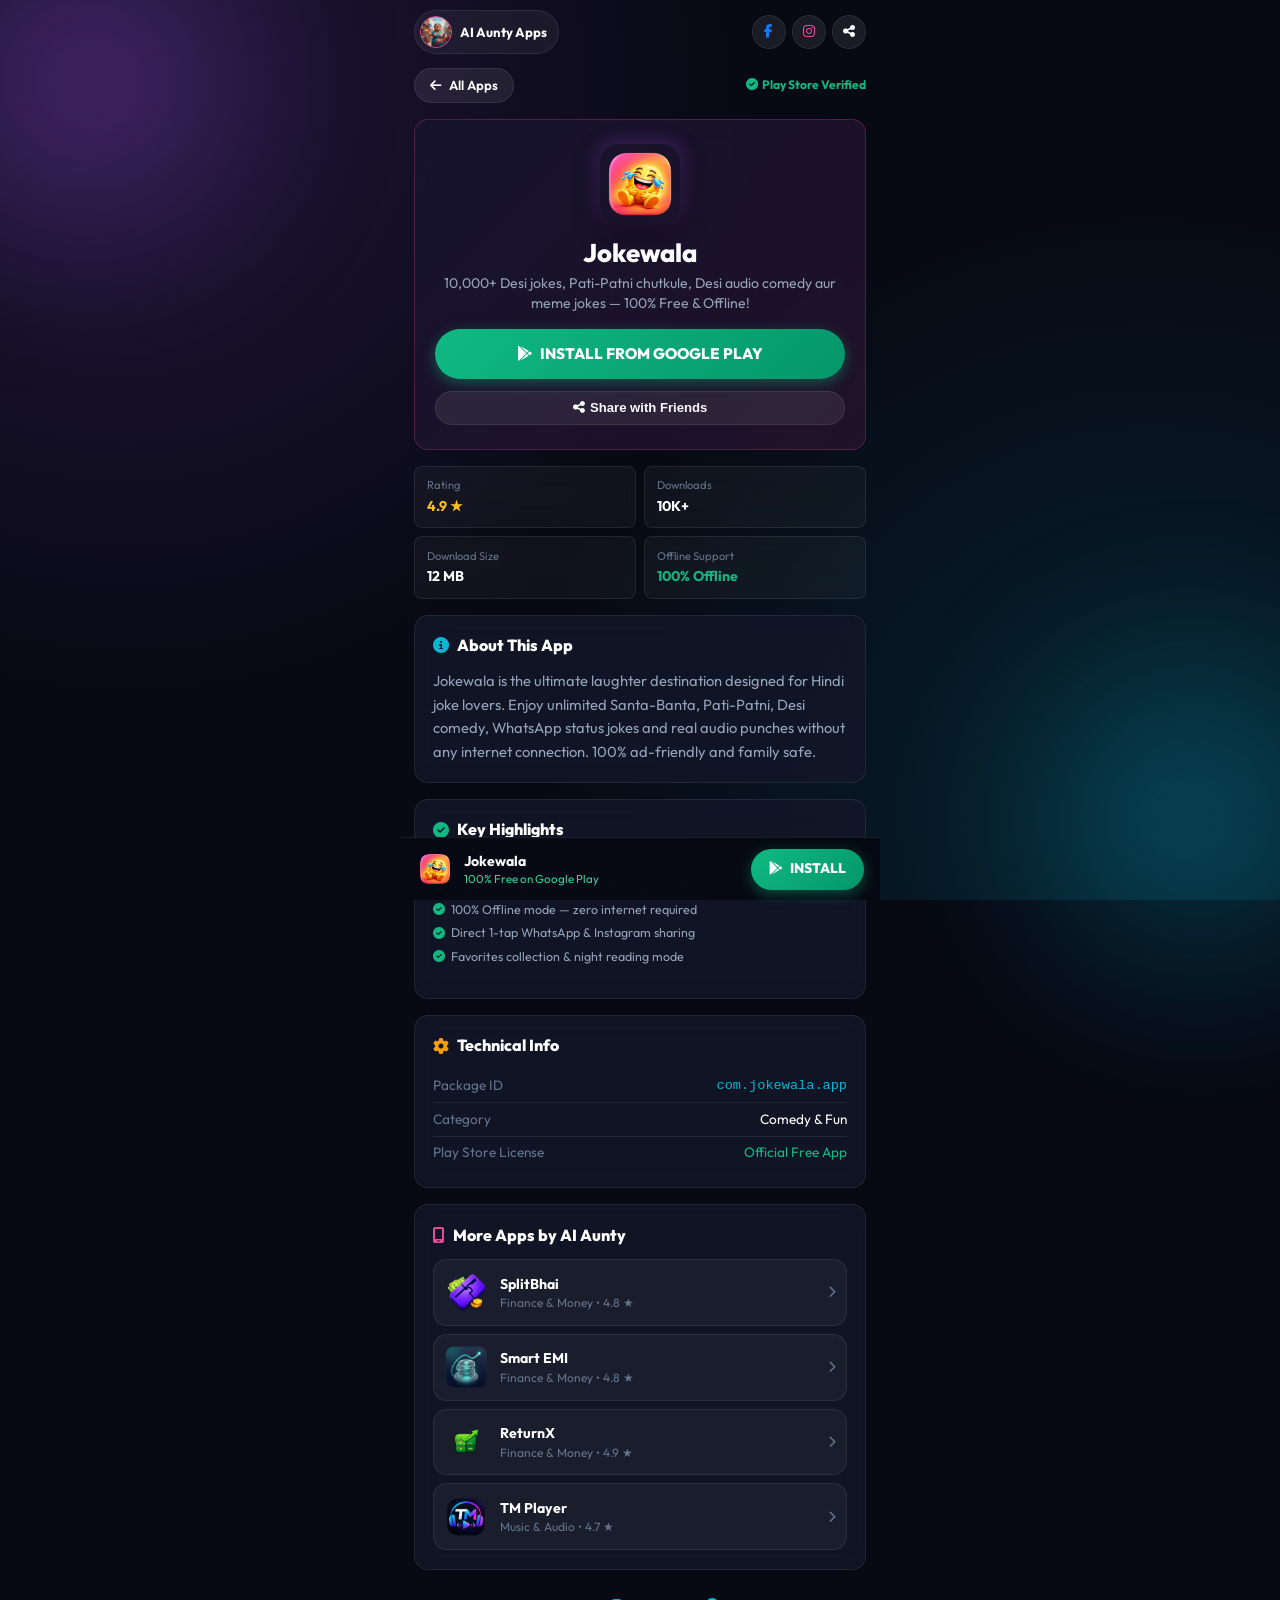
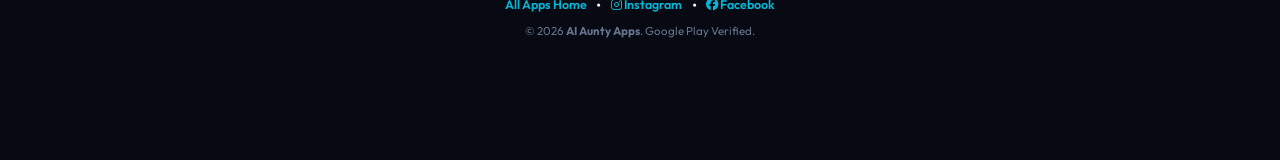
<file: apps-hub/app.html>
<!DOCTYPE html>
<html lang="hi-EN">
<head>
    <meta charset="UTF-8">
    <meta name="viewport" content="width=device-width, initial-scale=1.0, maximum-scale=5.0, viewport-fit=cover">
    <title id="pageTitle">App Details | AI Aunty Apps</title>
    <meta name="description" id="pageMetaDesc" content="View app details, features and download official Android app from AI Aunty Apps.">
    <link rel="canonical" id="pageCanonical" href="https://aunty-apps.web.app/app.html">
    <link rel="icon" type="image/webp" href="images/desi-aunty.webp">
    <meta name="robots" content="index, follow">

    <!-- Open Graph -->
    <meta property="og:title" id="ogTitle" content="App Details | AI Aunty Apps">
    <meta property="og:description" id="ogDesc" content="Official Android Apps showcase by AI Aunty. 100% Free &amp; Secure.">
    <meta property="og:image" id="ogImage" content="https://aunty-apps.web.app/images/desi-aunty.webp">

    <!-- Google Fonts: Outfit -->
    <link rel="preconnect" href="https://fonts.googleapis.com">
    <link rel="preconnect" href="https://fonts.gstatic.com" crossorigin>
    <link href="https://fonts.googleapis.com/css2?family=Outfit:wght@300;400;500;600;700;800;900&display=swap" rel="stylesheet">

    <!-- Font Awesome -->
    <link rel="stylesheet" href="https://cdnjs.cloudflare.com/ajax/libs/font-awesome/6.4.0/css/all.min.css">

    <!-- Stylesheet -->
    <link rel="stylesheet" href="style.css">
</head>
<body>
    <div class="ambient-glow glow-top-left"></div>
    <div class="ambient-glow glow-bottom-right"></div>

    <div class="app-detail-container">
        <!-- Top Nav Bar -->
        <header class="top-nav-bar">
            <a href="index.html" class="nav-brand-badge">
                <img src="images/desi-aunty.webp" alt="AI Aunty" class="nav-mini-avatar">
                <span class="nav-brand-text">AI Aunty Apps</span>
            </a>
            <div class="nav-quick-actions">
                <a href="https://www.facebook.com/funnyaiaunty/" target="_blank" rel="noopener noreferrer" class="nav-icon-btn nav-fb-btn" title="Facebook Page">
                    <i class="fab fa-facebook-f"></i>
                </a>
                <a href="https://www.instagram.com/funny_ai_aunty" target="_blank" rel="noopener noreferrer" class="nav-icon-btn nav-insta-btn" title="Instagram Profile">
                    <i class="fab fa-instagram"></i>
                </a>
                <button class="nav-icon-btn" onclick="shareCurrentApp()" title="Share Link">
                    <i class="fas fa-share-nodes"></i>
                </button>
            </div>
        </header>

        <!-- Back Navigation -->
        <div class="back-nav-bar">
            <a href="index.html" class="back-pill-btn">
                <i class="fas fa-arrow-left"></i> All Apps
            </a>
            <span id="detailStatus" class="trust-badge" style="color: var(--accent-emerald);">
                <i class="fas fa-circle-check"></i> Play Store Verified
            </span>
        </div>

        <!-- App Hero Card -->
        <div class="detail-hero-box glass-panel">
            <img id="detailIcon" src="images/jokewala.webp" alt="App Icon" class="detail-app-icon-large">
            <h1 id="detailName" class="detail-title">Jokewala</h1>
            <p id="detailTagline" class="detail-tagline-text">Desi Hindi Jokes &amp; Audio Comedy</p>
            
            <a id="detailPlayStoreBtn" href="#" target="_blank" rel="noopener noreferrer" class="detail-install-cta-btn">
                <i class="fab fa-google-play"></i> INSTALL FROM GOOGLE PLAY
            </a>

            <div class="detail-secondary-actions">
                <button class="btn-share-app" onclick="shareCurrentApp()">
                    <i class="fas fa-share-nodes"></i> Share with Friends
                </button>
            </div>
        </div>

        <!-- App Specifications Grid -->
        <div class="specs-grid-row">
            <div class="spec-box-item glass-panel">
                <small>Rating</small>
                <strong id="detailRating" style="color: #fbbf24;">4.9 ★</strong>
            </div>
            <div class="spec-box-item glass-panel">
                <small>Downloads</small>
                <strong id="detailDownloads">10K+</strong>
            </div>
            <div class="spec-box-item glass-panel">
                <small>Download Size</small>
                <strong id="detailSize">12 MB</strong>
            </div>
            <div class="spec-box-item glass-panel">
                <small>Offline Support</small>
                <strong style="color: var(--accent-emerald);">100% Offline</strong>
            </div>
        </div>

        <!-- About App -->
        <div class="section-card glass-panel">
            <h3><i class="fas fa-circle-info" style="color: var(--accent-cyan);"></i> About This App</h3>
            <p id="detailFullDescription" style="color: var(--text-secondary); line-height: 1.6; font-size: 0.92rem;">
                Loading description...
            </p>
        </div>

        <!-- Features & Highlights -->
        <div class="section-card glass-panel">
            <h3><i class="fas fa-circle-check" style="color: var(--accent-emerald);"></i> Key Highlights</h3>
            <ul class="highlight-list" id="detailHighlightsList">
                <!-- Injected via script -->
            </ul>
        </div>

        <!-- Technical Specs -->
        <div class="section-card glass-panel">
            <h3><i class="fas fa-gear" style="color: var(--accent-amber);"></i> Technical Info</h3>
            <div style="display: flex; justify-content: space-between; padding: 0.4rem 0; font-size: 0.85rem; border-bottom: 1px solid var(--glass-border);">
                <span style="color: var(--text-muted);">Package ID</span>
                <span id="detailPackage" style="font-family: monospace; color: var(--accent-cyan);">com.app</span>
            </div>
            <div style="display: flex; justify-content: space-between; padding: 0.4rem 0; font-size: 0.85rem; border-bottom: 1px solid var(--glass-border);">
                <span style="color: var(--text-muted);">Category</span>
                <span id="detailCategory" style="color: #ffffff;">Comedy</span>
            </div>
            <div style="display: flex; justify-content: space-between; padding: 0.4rem 0; font-size: 0.85rem;">
                <span style="color: var(--text-muted);">Play Store License</span>
                <span style="color: var(--accent-emerald);">Official Free App</span>
            </div>
        </div>

        <!-- More Recommended Apps -->
        <div class="section-card glass-panel">
            <h3><i class="fas fa-mobile-screen" style="color: var(--accent-pink);"></i> More Apps by AI Aunty</h3>
            <div class="other-apps-scroll-list" id="otherAppsList">
                <!-- Injected -->
            </div>
        </div>

        <!-- Footer -->
        <footer class="bio-footer-bar">
            <div class="bio-footer-links">
                <a href="index.html">All Apps Home</a>
                <span class="dot">•</span>
                <a href="https://www.instagram.com/funny_ai_aunty" target="_blank" rel="noopener noreferrer"><i class="fab fa-instagram"></i> Instagram</a>
                <span class="dot">•</span>
                <a href="https://www.facebook.com/funnyaiaunty/" target="_blank" rel="noopener noreferrer"><i class="fab fa-facebook"></i> Facebook</a>
            </div>
            <p class="bio-copyright">
                &copy; 2026 <strong>AI Aunty Apps</strong>. Google Play Verified.
            </p>
        </footer>
    </div>

    <!-- Fixed Sticky Bottom CTA Bar on Mobile -->
    <div class="sticky-app-bottom-cta">
        <div class="sticky-app-info">
            <img id="stickyAppIcon" src="images/jokewala.webp" alt="App" class="sticky-app-thumb">
            <div class="sticky-app-texts">
                <span id="stickyAppName" class="sticky-app-title">Jokewala</span>
                <span class="sticky-app-sub">100% Free on Google Play</span>
            </div>
        </div>
        <a id="stickyPlayBtn" href="#" target="_blank" rel="noopener noreferrer" class="btn-sticky-play">
            <i class="fab fa-google-play"></i> INSTALL
        </a>
    </div>

    <!-- Script to populate app details -->
    <script src="script.js"></script>
    <script>
        document.addEventListener("DOMContentLoaded", () => {
            const params = new URLSearchParams(window.location.search);
            const appId = params.get("id") || "jokewala";
            const app = APPS_DATABASE.find(a => a.id === appId || (appId === "studioplayer" && a.id === "tmplayer") || (appId === "zenwave" && a.id === "tarunmusic")) || APPS_DATABASE[0];

            // Set document meta
            document.title = `${app.name} - Official App Page | AI Aunty Apps`;
            const pageTitleEl = document.getElementById("pageTitle");
            if (pageTitleEl) pageTitleEl.textContent = `${app.name} | AI Aunty Apps`;
            
            const metaDescEl = document.getElementById("pageMetaDesc");
            if (metaDescEl) metaDescEl.content = `${app.name}: ${app.tagline} Download free on Google Play.`;
            
            const canonicalEl = document.getElementById("pageCanonical");
            if (canonicalEl) canonicalEl.href = `https://aunty-apps.web.app/app.html?id=${app.id}`;

            // Populate hero
            const detailIcon = document.getElementById("detailIcon");
            if (detailIcon) {
                detailIcon.src = app.icon;
                detailIcon.alt = app.name;
            }
            const detailName = document.getElementById("detailName");
            if (detailName) detailName.textContent = app.name;
            
            const detailTagline = document.getElementById("detailTagline");
            if (detailTagline) detailTagline.textContent = app.tagline;
            
            const detailCategory = document.getElementById("detailCategory");
            if (detailCategory) detailCategory.textContent = app.categoryLabel;
            
            const detailPlayBtn = document.getElementById("detailPlayStoreBtn");
            if (detailPlayBtn) detailPlayBtn.href = app.playStoreUrl;

            // Sticky Bottom CTA
            const stickyAppIcon = document.getElementById("stickyAppIcon");
            if (stickyAppIcon) stickyAppIcon.src = app.icon;
            
            const stickyAppName = document.getElementById("stickyAppName");
            if (stickyAppName) stickyAppName.textContent = app.name;
            
            const stickyPlayBtn = document.getElementById("stickyPlayBtn");
            if (stickyPlayBtn) stickyPlayBtn.href = app.playStoreUrl;

            // Details
            const descEl = document.getElementById("detailFullDescription");
            if (descEl) descEl.textContent = app.description;
            
            const pkgEl = document.getElementById("detailPackage");
            if (pkgEl) pkgEl.textContent = app.packageName;
            
            const ratingEl = document.getElementById("detailRating");
            if (ratingEl) ratingEl.textContent = app.rating;
            
            const downloadsEl = document.getElementById("detailDownloads");
            if (downloadsEl) downloadsEl.textContent = app.downloads;
            
            const sizeEl = document.getElementById("detailSize");
            if (sizeEl) sizeEl.textContent = app.size;

            // Highlights
            const hlContainer = document.getElementById("detailHighlightsList");
            if (hlContainer && app.highlights) {
                hlContainer.innerHTML = app.highlights.map(h => `
                    <li><i class="fas fa-check-circle"></i> <span>${h}</span></li>
                `).join("");
            }

            // More Apps
            const otherAppsContainer = document.getElementById("otherAppsList");
            if (otherAppsContainer) {
                const otherApps = APPS_DATABASE.filter(a => a.id !== app.id).slice(0, 4);
                otherAppsContainer.innerHTML = otherApps.map(o => `
                    <a href="app.html?id=${o.id}" class="other-app-row-item">
                        <img src="${o.icon}" alt="${o.name}">
                        <div style="flex: 1; min-width: 0;">
                            <div style="font-weight: 700; font-size: 0.88rem; color: #ffffff;">${o.name}</div>
                            <div style="font-size: 0.75rem; color: var(--text-muted);">${o.categoryLabel} • ${o.rating}</div>
                        </div>
                        <i class="fas fa-chevron-right" style="color: var(--text-muted); font-size: 0.75rem;"></i>
                    </a>
                `).join("");
            }
        });

        function shareCurrentApp() {
            const params = new URLSearchParams(window.location.search);
            const appId = params.get("id") || "jokewala";
            const app = APPS_DATABASE.find(a => a.id === appId) || APPS_DATABASE[0];
            if (typeof shareSite === "function") {
                shareSite(`${app.name} on AI Aunty Apps`, window.location.href);
            }
        }
    </script>
</body>
</html>
</file>
<file: apps-hub/style.css>
/* ==========================================================================
   AI Aunty Promo — Mobile App Store & Instagram Bio Experience
   Clean, Compact, High-Conversion UI
   Domain: aunty-apps.web.app
   ========================================================================== */

:root {
    --bg-primary: #070913;
    --bg-card: rgba(18, 23, 40, 0.85);
    --bg-card-hover: rgba(28, 36, 62, 0.95);
    
    --accent-purple: #a855f7;
    --accent-pink: #ec4899;
    --accent-cyan: #06b6d4;
    --accent-emerald: #10b981;
    --accent-amber: #f59e0b;
    
    --play-green: #00875a;
    --play-green-gradient: linear-gradient(135deg, #10b981 0%, #059669 100%);
    --play-green-shadow: 0 4px 14px rgba(16, 185, 129, 0.4);
    
    --glass-border: rgba(255, 255, 255, 0.08);
    --glass-border-focus: rgba(236, 72, 153, 0.4);
    
    --text-primary: #f8fafc;
    --text-secondary: #94a3b8;
    --text-muted: #64748b;
    
    --radius-sm: 8px;
    --radius-md: 14px;
    --radius-lg: 18px;
    --radius-full: 9999px;
    
    --transition-fast: 0.15s ease;
    --transition-smooth: 0.25s cubic-bezier(0.16, 1, 0.3, 1);
}

*, *::before, *::after {
    margin: 0;
    padding: 0;
    box-sizing: border-box;
    -webkit-tap-highlight-color: transparent;
}

html {
    scroll-behavior: smooth;
    font-size: 16px;
}

body {
    font-family: 'Outfit', -apple-system, BlinkMacSystemFont, 'Segoe UI', Roboto, sans-serif;
    background: radial-gradient(circle at 10% 10%, rgba(168, 85, 247, 0.16) 0%, transparent 45%),
                radial-gradient(circle at 90% 90%, rgba(6, 182, 212, 0.14) 0%, transparent 45%),
                #070913;
    background-attachment: fixed;
    color: var(--text-primary);
    line-height: 1.45;
    min-height: 100vh;
    overflow-x: hidden;
    position: relative;
}

/* Defensive image rule: NEVER allow unconstrained images to explode viewports */
img {
    max-width: 100%;
    height: auto;
    display: block;
}

/* Background Atmosphere */
.ambient-glow {
    position: fixed;
    width: 280px;
    height: 280px;
    border-radius: 50%;
    filter: blur(100px);
    pointer-events: none;
    z-index: 0;
    opacity: 0.3;
}
.glow-top-left { top: -60px; left: -60px; background: var(--accent-purple); }
.glow-bottom-right { bottom: -60px; right: -60px; background: var(--accent-cyan); }

/* Unified Mobile Container (Max 480px - feels like a native phone app) */
.mobile-wrapper,
.app-detail-container {
    width: 100%;
    max-width: 480px;
    margin: 0 auto;
    padding: 0.65rem 0.85rem 3.5rem;
    position: relative;
    z-index: 1;
}

.app-detail-container {
    padding-bottom: 6rem; /* Extra padding for sticky install bar */
}

/* Glass Surface Utility */
.glass-panel {
    background: var(--bg-card);
    backdrop-filter: blur(14px);
    -webkit-backdrop-filter: blur(14px);
    border: 1px solid var(--glass-border);
    border-radius: var(--radius-md);
    transition: all var(--transition-fast);
}

/* ==========================================================================
   Top Navigation Bar (Used on app.html & optional on index)
   ========================================================================== */
.top-nav-bar {
    display: flex;
    align-items: center;
    justify-content: space-between;
    margin-bottom: 0.85rem;
    gap: 0.5rem;
}

.nav-brand-badge {
    display: inline-flex;
    align-items: center;
    gap: 0.5rem;
    background: rgba(255, 255, 255, 0.05);
    border: 1px solid var(--glass-border);
    padding: 0.3rem 0.65rem 0.3rem 0.35rem;
    border-radius: var(--radius-full);
    text-decoration: none;
}

.nav-mini-avatar {
    width: 32px;
    height: 32px;
    max-width: 32px;
    max-height: 32px;
    border-radius: 50%;
    object-fit: cover;
    object-position: center 20%;
    border: 1.5px solid #ec4899;
    flex-shrink: 0;
}

.nav-brand-text {
    font-size: 0.82rem;
    font-weight: 700;
    color: #ffffff;
    white-space: nowrap;
}

.nav-quick-actions {
    display: flex;
    align-items: center;
    gap: 0.4rem;
}

.nav-icon-btn {
    width: 34px;
    height: 34px;
    border-radius: 50%;
    background: rgba(255, 255, 255, 0.08);
    border: 1px solid var(--glass-border);
    color: var(--text-primary);
    display: flex;
    align-items: center;
    justify-content: center;
    font-size: 0.85rem;
    text-decoration: none;
    cursor: pointer;
    transition: background var(--transition-fast);
}

.nav-icon-btn:hover {
    background: rgba(255, 255, 255, 0.15);
}

.nav-insta-btn {
    color: #ec4899;
}

.nav-fb-btn {
    color: #1877f2;
}

/* ==========================================================================
   Header: Compact Creator Profile on index.html
   ========================================================================== */
.creator-header {
    padding: 0.85rem;
    margin-bottom: 0.75rem;
    border: 1px solid rgba(236, 72, 153, 0.25);
    background: linear-gradient(135deg, rgba(23, 20, 48, 0.85), rgba(35, 18, 42, 0.85));
    box-shadow: 0 8px 24px rgba(0, 0, 0, 0.4), 0 0 15px rgba(236, 72, 153, 0.15);
}

.header-top-row {
    display: flex;
    align-items: center;
    gap: 0.75rem;
}

.avatar-ring {
    position: relative;
    width: 58px;
    height: 58px;
    flex-shrink: 0;
}

.creator-avatar {
    width: 58px;
    height: 58px;
    border-radius: 50%;
    object-fit: cover;
    object-position: center 20%;
    border: 2.5px solid #ec4899;
    box-shadow: 0 0 12px rgba(236, 72, 153, 0.4);
    background: #181534;
    display: block;
}

.verified-dot {
    position: absolute;
    bottom: -1px;
    right: -1px;
    width: 18px;
    height: 18px;
    background: #06b6d4;
    color: #ffffff;
    border-radius: 50%;
    display: flex;
    align-items: center;
    justify-content: center;
    font-size: 0.6rem;
    border: 2px solid #0d1124;
}

.creator-header-info {
    flex: 1;
    min-width: 0;
}

.creator-name-row {
    display: flex;
    align-items: center;
    gap: 0.4rem;
}

.creator-name {
    font-size: 1.15rem;
    font-weight: 800;
    color: #ffffff;
    line-height: 1.2;
}

.badge-desi {
    font-size: 0.65rem;
    font-weight: 700;
    color: #fbcfe8;
    background: rgba(236, 72, 153, 0.2);
    border: 1px solid rgba(236, 72, 153, 0.4);
    padding: 0.1rem 0.4rem;
    border-radius: var(--radius-full);
}

.header-sub-row {
    display: flex;
    align-items: center;
    gap: 0.5rem;
    margin-top: 0.2rem;
}

.insta-handle {
    display: inline-flex;
    align-items: center;
    gap: 0.25rem;
    color: #ec4899;
    font-size: 0.78rem;
    font-weight: 600;
    text-decoration: none;
}

.insta-handle:hover {
    text-decoration: underline;
}

.fb-handle {
    display: inline-flex;
    align-items: center;
    gap: 0.25rem;
    color: #3b82f6;
    font-size: 0.78rem;
    font-weight: 600;
    text-decoration: none;
}

.fb-handle:hover {
    text-decoration: underline;
}

.store-badge-tag {
    font-size: 0.72rem;
    color: #34d399;
    font-weight: 600;
}

.header-share-btn {
    width: 36px;
    height: 36px;
    border-radius: 50%;
    background: rgba(255, 255, 255, 0.08);
    border: 1px solid var(--glass-border);
    color: var(--text-primary);
    display: flex;
    align-items: center;
    justify-content: center;
    font-size: 0.85rem;
    cursor: pointer;
    flex-shrink: 0;
    transition: all var(--transition-fast);
}

.header-share-btn:hover {
    background: rgba(255, 255, 255, 0.15);
}

/* 1-Line Clean Speech Bubble */
.aunty-speech-pill {
    display: flex;
    align-items: center;
    gap: 0.5rem;
    margin-top: 0.65rem;
    padding: 0.4rem 0.65rem;
    background: rgba(7, 9, 19, 0.6);
    border: 1px solid rgba(236, 72, 153, 0.2);
    border-radius: var(--radius-md);
    font-size: 0.8rem;
}

.speech-emoji {
    font-size: 0.95rem;
    flex-shrink: 0;
}

.speech-text {
    flex: 1;
    color: #e2e8f0;
    font-style: italic;
    white-space: nowrap;
    overflow: hidden;
    text-overflow: ellipsis;
}

.btn-refresh-speech {
    background: none;
    border: none;
    color: var(--text-muted);
    font-size: 0.75rem;
    cursor: pointer;
    padding: 0.2rem;
    flex-shrink: 0;
}

.btn-refresh-speech:hover {
    color: #ffffff;
}

/* ==========================================================================
   Feed Controls: Search & Category Chips
   ========================================================================== */
.feed-controls {
    margin-bottom: 0.75rem;
}

.search-box-compact {
    position: relative;
    margin-bottom: 0.5rem;
}

.search-box-compact i {
    position: absolute;
    left: 0.85rem;
    top: 50%;
    transform: translateY(-50%);
    color: var(--text-muted);
    font-size: 0.82rem;
}

.search-box-compact input {
    width: 100%;
    padding: 0.55rem 0.85rem 0.55rem 2.2rem;
    background: rgba(18, 23, 40, 0.7);
    border: 1px solid var(--glass-border);
    border-radius: var(--radius-full);
    color: #ffffff;
    font-family: inherit;
    font-size: 0.82rem;
    outline: none;
}

.search-box-compact input:focus {
    border-color: var(--accent-pink);
}

.search-box-compact input::placeholder {
    color: var(--text-muted);
}

/* Horizontal Touch Chips */
.filter-chips-row {
    display: flex;
    gap: 0.35rem;
    overflow-x: auto;
    padding-bottom: 0.25rem;
    scrollbar-width: none;
    -ms-overflow-style: none;
}

.filter-chips-row::-webkit-scrollbar {
    display: none;
}

.filter-pill-btn {
    white-space: nowrap;
    padding: 0.35rem 0.75rem;
    font-size: 0.76rem;
    font-weight: 600;
    font-family: inherit;
    color: var(--text-secondary);
    background: rgba(255, 255, 255, 0.05);
    border: 1px solid var(--glass-border);
    border-radius: var(--radius-full);
    cursor: pointer;
    flex-shrink: 0;
    transition: all var(--transition-fast);
}

.filter-pill-btn.active {
    background: var(--play-green-gradient);
    color: #ffffff;
    border-color: transparent;
    font-weight: 700;
    box-shadow: 0 2px 8px rgba(16, 185, 129, 0.3);
}

/* ==========================================================================
   App Cards Feed (Compact, Play Store Style: ~84px tall!)
   ========================================================================== */
.apps-feed {
    display: flex;
    flex-direction: column;
    gap: 0.6rem;
    margin-bottom: 1.5rem;
}

.mobile-app-card {
    padding: 0.75rem;
    display: flex;
    align-items: center;
    gap: 0.75rem;
    border: 1px solid var(--glass-border);
    background: var(--bg-card);
    border-radius: var(--radius-md);
    cursor: pointer;
    position: relative;
    transition: all var(--transition-fast);
}

.mobile-app-card:hover {
    background: var(--bg-card-hover);
    border-color: rgba(236, 72, 153, 0.25);
    transform: translateY(-1px);
}

.card-left {
    position: relative;
    flex-shrink: 0;
}

.app-icon {
    width: 52px;
    height: 52px;
    max-width: 52px;
    max-height: 52px;
    border-radius: var(--radius-md);
    object-fit: cover;
    box-shadow: 0 4px 10px rgba(0, 0, 0, 0.4);
    display: block;
}

.card-center {
    flex: 1;
    min-width: 0;
}

.card-title-row {
    display: flex;
    align-items: center;
    gap: 0.4rem;
    margin-bottom: 0.15rem;
}

.app-title {
    font-size: 0.96rem;
    font-weight: 800;
    color: #ffffff;
    white-space: nowrap;
    overflow: hidden;
    text-overflow: ellipsis;
    line-height: 1.2;
}

.badge-cat {
    font-size: 0.62rem;
    font-weight: 700;
    padding: 0.1rem 0.35rem;
    border-radius: var(--radius-full);
    flex-shrink: 0;
}
.cat-comedy { background: rgba(245, 158, 11, 0.2); color: #fbbf24; }
.cat-finance { background: rgba(16, 185, 129, 0.2); color: #34d399; }
.cat-music { background: rgba(168, 85, 247, 0.2); color: #c084fc; }
.cat-utility { background: rgba(6, 182, 212, 0.2); color: #22d3ee; }

.app-desc {
    font-size: 0.76rem;
    color: var(--text-secondary);
    white-space: nowrap;
    overflow: hidden;
    text-overflow: ellipsis;
    margin-bottom: 0.25rem;
}

.app-metrics {
    display: flex;
    gap: 0.45rem;
    font-size: 0.7rem;
    color: var(--text-muted);
    align-items: center;
}

.app-metrics .metric-rating {
    color: #fbbf24;
    font-weight: 700;
}

.app-metrics .offline-tag {
    color: var(--accent-emerald);
    font-weight: 600;
}

.card-right {
    flex-shrink: 0;
}

/* The Direct 1-Tap Play Store Button */
.btn-app-install {
    display: inline-flex;
    align-items: center;
    justify-content: center;
    gap: 0.35rem;
    background: var(--play-green-gradient);
    color: #ffffff;
    font-weight: 800;
    font-size: 0.8rem;
    letter-spacing: 0.02em;
    padding: 0.55rem 0.85rem;
    border-radius: var(--radius-full);
    text-decoration: none;
    box-shadow: 0 3px 10px rgba(16, 185, 129, 0.4);
    transition: transform var(--transition-fast);
}

.btn-app-install:hover {
    transform: scale(1.05);
}

.btn-app-install i {
    font-size: 0.85rem;
}

/* ==========================================================================
   Trust Strip & Footer
   ========================================================================== */
.footer-trust-strip {
    display: flex;
    justify-content: space-around;
    padding: 0.75rem 0.5rem;
    background: rgba(255, 255, 255, 0.03);
    border: 1px solid var(--glass-border);
    border-radius: var(--radius-md);
    margin-bottom: 1rem;
    text-align: center;
}

.trust-item {
    font-size: 0.72rem;
    font-weight: 600;
    color: var(--text-secondary);
    display: flex;
    flex-direction: column;
    align-items: center;
    gap: 0.2rem;
}

.trust-item i {
    font-size: 1rem;
}

.mobile-footer,
.bio-footer-bar {
    text-align: center;
    padding: 0.5rem 0 1.5rem;
}

.mobile-footer-links,
.bio-footer-links {
    display: flex;
    justify-content: center;
    align-items: center;
    gap: 0.6rem;
    margin-bottom: 0.4rem;
}

.mobile-footer-links a,
.bio-footer-links a {
    color: var(--accent-cyan);
    font-size: 0.78rem;
    font-weight: 600;
    text-decoration: none;
}

.mobile-footer p,
.bio-copyright {
    font-size: 0.72rem;
    color: var(--text-muted);
}

/* ==========================================================================
   Mobile Bottom Sheet Drawer (App Details Modal)
   ========================================================================== */
.modal-overlay {
    position: fixed;
    top: 0;
    left: 0;
    width: 100%;
    height: 100%;
    background: rgba(0, 0, 0, 0.75);
    backdrop-filter: blur(6px);
    -webkit-backdrop-filter: blur(6px);
    z-index: 2000;
    display: flex;
    align-items: flex-end;
    justify-content: center;
    opacity: 0;
    pointer-events: none;
    transition: opacity var(--transition-smooth);
}

.modal-overlay.active {
    opacity: 1;
    pointer-events: auto;
}

.bottom-sheet-card {
    width: 100%;
    max-width: 480px;
    max-height: 85vh;
    overflow-y: auto;
    background: #0f1325;
    border-top: 2px solid rgba(236, 72, 153, 0.4);
    border-radius: var(--radius-lg) var(--radius-lg) 0 0;
    padding: 1rem 1rem 2rem;
    position: relative;
    transform: translateY(100%);
    transition: transform 0.3s cubic-bezier(0.16, 1, 0.3, 1);
}

.modal-overlay.active .bottom-sheet-card {
    transform: translateY(0);
}

.sheet-handle {
    width: 40px;
    height: 4px;
    background: rgba(255, 255, 255, 0.25);
    border-radius: var(--radius-full);
    margin: 0 auto 0.75rem;
}

.modal-close {
    position: absolute;
    top: 0.85rem;
    right: 0.85rem;
    width: 30px;
    height: 30px;
    border-radius: 50%;
    background: rgba(255, 255, 255, 0.1);
    border: none;
    color: #ffffff;
    display: flex;
    align-items: center;
    justify-content: center;
    cursor: pointer;
}

.modal-header {
    display: flex;
    gap: 0.75rem;
    align-items: center;
    margin-bottom: 0.85rem;
}

.modal-app-icon {
    width: 56px;
    height: 56px;
    max-width: 56px;
    max-height: 56px;
    border-radius: var(--radius-md);
    object-fit: cover;
    box-shadow: 0 6px 16px rgba(0, 0, 0, 0.5);
    flex-shrink: 0;
}

.modal-title-area h2 {
    font-size: 1.15rem;
    font-weight: 800;
    color: #ffffff;
}

.modal-title-area p {
    font-size: 0.78rem;
    color: var(--text-secondary);
}

.modal-package {
    font-size: 0.68rem;
    color: var(--accent-cyan);
    font-family: monospace;
}

.btn-sheet-install-main {
    display: flex;
    align-items: center;
    justify-content: center;
    gap: 0.5rem;
    width: 100%;
    padding: 0.75rem;
    background: var(--play-green-gradient);
    color: #ffffff;
    font-weight: 800;
    font-size: 0.92rem;
    border-radius: var(--radius-full);
    text-decoration: none;
    margin-bottom: 0.85rem;
    box-shadow: 0 4px 15px rgba(16, 185, 129, 0.4);
}

.modal-specs-row {
    display: grid;
    grid-template-columns: repeat(3, 1fr);
    gap: 0.4rem;
    margin-bottom: 0.85rem;
}

.spec-cell {
    background: rgba(255, 255, 255, 0.04);
    border: 1px solid var(--glass-border);
    padding: 0.4rem;
    text-align: center;
    border-radius: var(--radius-sm);
}

.spec-cell small {
    display: block;
    font-size: 0.65rem;
    color: var(--text-muted);
}

.spec-cell strong {
    font-size: 0.82rem;
    color: #ffffff;
}

.modal-desc-text {
    font-size: 0.82rem;
    color: #cbd5e1;
    line-height: 1.45;
    margin-bottom: 0.85rem;
    padding: 0.65rem;
    background: rgba(0, 0, 0, 0.25);
    border-radius: var(--radius-sm);
}

.modal-highlights h4 {
    font-size: 0.85rem;
    margin-bottom: 0.4rem;
    color: #ffffff;
}

.highlight-list {
    list-style: none;
    display: flex;
    flex-direction: column;
    gap: 0.35rem;
    margin-bottom: 0.85rem;
}

.highlight-list li {
    font-size: 0.78rem;
    color: var(--text-secondary);
    display: flex;
    align-items: flex-start;
    gap: 0.4rem;
}

.highlight-list li i {
    color: var(--accent-emerald);
    margin-top: 0.15rem;
    font-size: 0.75rem;
}

.btn-sheet-open-page {
    display: inline-flex;
    align-items: center;
    justify-content: center;
    gap: 0.35rem;
    width: 100%;
    padding: 0.6rem;
    background: rgba(255, 255, 255, 0.06);
    border: 1px solid var(--glass-border);
    color: var(--text-secondary);
    font-weight: 600;
    font-size: 0.78rem;
    border-radius: var(--radius-full);
    text-decoration: none;
}

/* ==========================================================================
   Dedicated App Page Styles (app.html)
   ========================================================================== */
.back-nav-bar {
    display: flex;
    align-items: center;
    justify-content: space-between;
    margin-bottom: 1rem;
}

.back-pill-btn {
    display: inline-flex;
    align-items: center;
    gap: 0.5rem;
    color: #ffffff;
    background: rgba(255, 255, 255, 0.08);
    border: 1px solid var(--glass-border);
    padding: 0.45rem 0.95rem;
    border-radius: var(--radius-full);
    text-decoration: none;
    font-size: 0.82rem;
    font-weight: 600;
    transition: background var(--transition-fast);
}

.back-pill-btn:hover {
    background: rgba(255, 255, 255, 0.15);
}

.trust-badge {
    font-size: 0.76rem;
    font-weight: 700;
    display: inline-flex;
    align-items: center;
    gap: 0.3rem;
}

.detail-hero-box {
    padding: 1.5rem 1.25rem;
    margin-bottom: 1rem;
    text-align: center;
    position: relative;
    border: 1px solid rgba(236, 72, 153, 0.25);
    background: linear-gradient(135deg, rgba(23, 20, 48, 0.9), rgba(35, 18, 42, 0.9));
}

.detail-app-icon-large {
    width: 80px;
    height: 80px;
    max-width: 80px;
    max-height: 80px;
    border-radius: var(--radius-lg);
    object-fit: cover;
    box-shadow: 0 10px 25px rgba(0, 0, 0, 0.6), 0 0 20px rgba(168, 85, 247, 0.4);
    margin: 0 auto 0.85rem;
    display: block;
}

.detail-title {
    font-size: 1.6rem;
    font-weight: 800;
    color: #ffffff;
    line-height: 1.2;
    margin-bottom: 0.35rem;
}

.detail-tagline-text {
    font-size: 0.88rem;
    color: var(--text-secondary);
    margin-bottom: 1rem;
    line-height: 1.4;
}

.detail-install-cta-btn {
    display: flex;
    align-items: center;
    justify-content: center;
    gap: 0.5rem;
    width: 100%;
    padding: 0.85rem;
    background: var(--play-green-gradient);
    color: #ffffff;
    font-weight: 800;
    font-size: 0.95rem;
    border-radius: var(--radius-full);
    text-decoration: none;
    box-shadow: var(--play-green-shadow);
    margin-bottom: 0.75rem;
    transition: transform var(--transition-fast);
}

.detail-install-cta-btn:hover {
    transform: scale(1.02);
}

.detail-secondary-actions {
    display: flex;
    gap: 0.5rem;
}

.btn-share-app {
    flex: 1;
    display: inline-flex;
    align-items: center;
    justify-content: center;
    gap: 0.4rem;
    background: rgba(255, 255, 255, 0.08);
    border: 1px solid var(--glass-border);
    color: var(--text-primary);
    font-size: 0.82rem;
    font-weight: 600;
    padding: 0.55rem;
    border-radius: var(--radius-full);
    cursor: pointer;
}

.specs-grid-row {
    display: grid;
    grid-template-columns: repeat(2, 1fr);
    gap: 0.5rem;
    margin-bottom: 1rem;
}

.spec-box-item {
    background: rgba(255, 255, 255, 0.04);
    border: 1px solid var(--glass-border);
    padding: 0.65rem 0.75rem;
    border-radius: var(--radius-sm);
}

.spec-box-item small {
    display: block;
    font-size: 0.7rem;
    color: var(--text-muted);
}

.spec-box-item strong {
    font-size: 0.88rem;
    color: #ffffff;
}

.section-card {
    padding: 1.15rem;
    margin-bottom: 1rem;
}

.section-card h3 {
    font-size: 1rem;
    font-weight: 800;
    margin-bottom: 0.75rem;
    display: flex;
    align-items: center;
    gap: 0.5rem;
    color: #ffffff;
}

.other-apps-scroll-list {
    display: flex;
    flex-direction: column;
    gap: 0.5rem;
}

.other-app-row-item {
    display: flex;
    align-items: center;
    gap: 0.75rem;
    padding: 0.65rem;
    background: rgba(255, 255, 255, 0.04);
    border: 1px solid var(--glass-border);
    border-radius: var(--radius-md);
    text-decoration: none;
    color: var(--text-primary);
    transition: all var(--transition-fast);
}

.other-app-row-item:hover {
    background: rgba(255, 255, 255, 0.08);
    border-color: var(--accent-pink);
}

.other-app-row-item img {
    width: 44px;
    height: 44px;
    max-width: 44px;
    max-height: 44px;
    border-radius: var(--radius-sm);
    object-fit: cover;
    flex-shrink: 0;
}

/* Fixed Sticky Bottom CTA Bar on Mobile (Only on app.html) */
.sticky-app-bottom-cta {
    position: fixed;
    bottom: 0;
    left: 0;
    right: 0;
    z-index: 999;
    padding: 0.65rem 1rem calc(0.65rem + env(safe-area-inset-bottom, 0px));
    background: rgba(7, 9, 19, 0.95);
    backdrop-filter: blur(20px);
    -webkit-backdrop-filter: blur(20px);
    border-top: 1px solid var(--glass-border);
    max-width: 480px;
    margin: 0 auto;
    display: flex;
    align-items: center;
    gap: 0.75rem;
}

.sticky-app-info {
    display: flex;
    align-items: center;
    gap: 0.6rem;
    flex: 1;
    min-width: 0;
}

.sticky-app-thumb {
    width: 38px;
    height: 38px;
    max-width: 38px;
    max-height: 38px;
    border-radius: var(--radius-sm);
    object-fit: cover;
    flex-shrink: 0;
}

.sticky-app-texts {
    min-width: 0;
}

.sticky-app-title {
    font-size: 0.88rem;
    font-weight: 700;
    color: #ffffff;
    white-space: nowrap;
    overflow: hidden;
    text-overflow: ellipsis;
    display: block;
}

.sticky-app-sub {
    font-size: 0.72rem;
    color: #34d399;
    display: block;
}

.btn-sticky-play {
    display: inline-flex;
    align-items: center;
    gap: 0.4rem;
    background: var(--play-green-gradient);
    color: #ffffff;
    font-weight: 800;
    font-size: 0.86rem;
    padding: 0.65rem 1.15rem;
    border-radius: var(--radius-full);
    text-decoration: none;
    flex-shrink: 0;
    box-shadow: 0 4px 14px rgba(16, 185, 129, 0.4);
}

/* Toast */
.toast {
    position: fixed;
    bottom: 2rem;
    left: 50%;
    transform: translateX(-50%) translateY(40px);
    background: #10b981;
    color: #ffffff;
    padding: 0.5rem 1rem;
    border-radius: var(--radius-full);
    font-size: 0.8rem;
    font-weight: 700;
    box-shadow: 0 8px 20px rgba(0, 0, 0, 0.5);
    z-index: 3000;
    opacity: 0;
    pointer-events: none;
    transition: all var(--transition-smooth);
    white-space: nowrap;
}

.toast.active {
    transform: translateX(-50%) translateY(0);
    opacity: 1;
}
</file>
